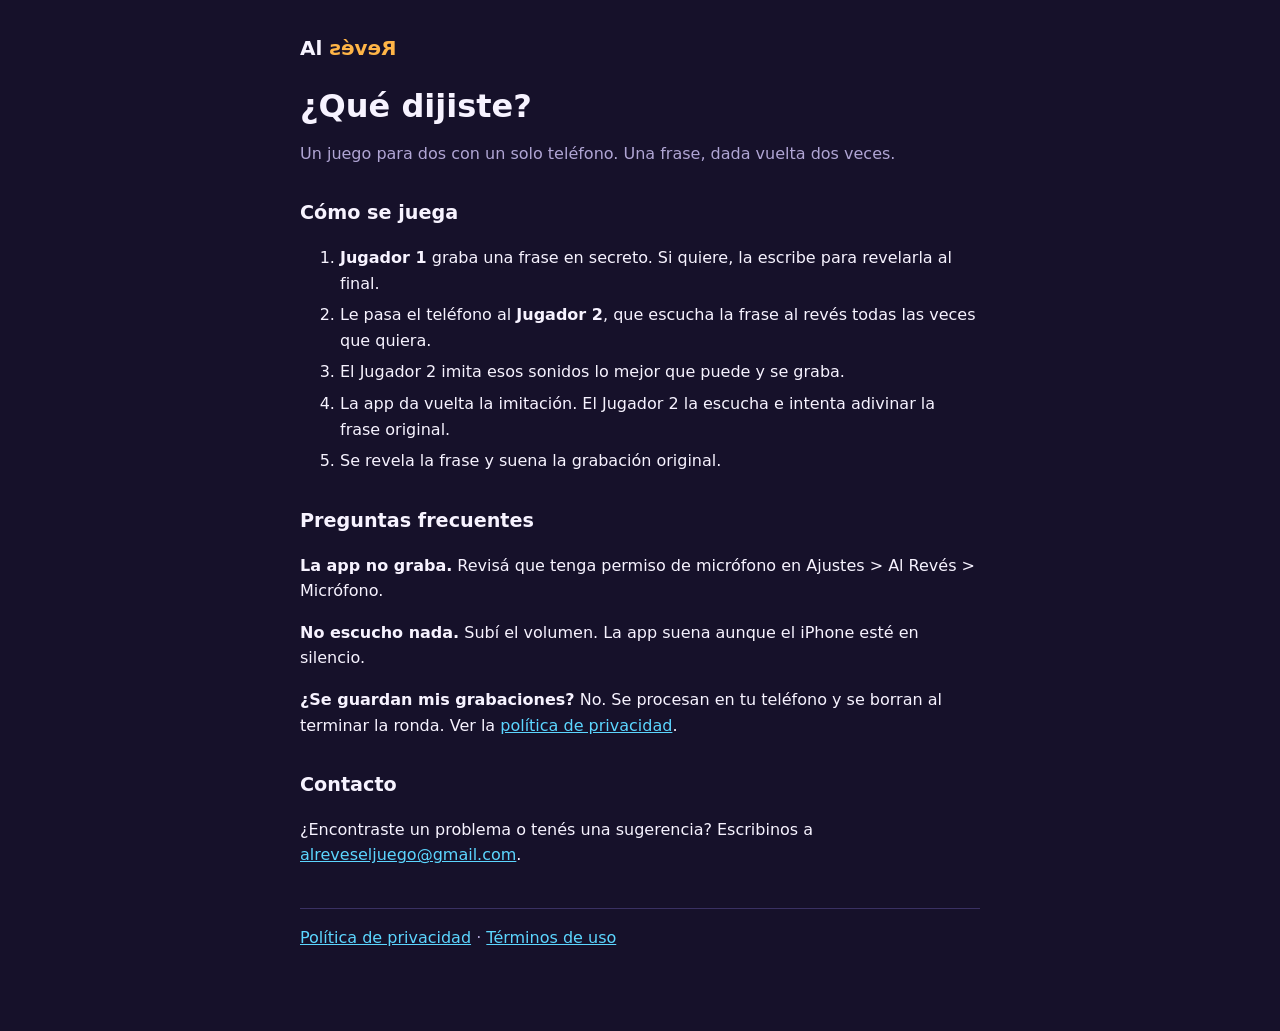
<file: index.html>
<!doctype html>
<html lang="es">
<head>
<meta charset="utf-8">
<meta name="viewport" content="width=device-width,initial-scale=1">
<title>Al Revés · Soporte</title>
<link rel="stylesheet" href="estilo.css">
</head>
<body>
<main>
<p class="brand">Al <span>Revés</span></p>
<h1>¿Qué dijiste?</h1>
<p class="lead">Un juego para dos con un solo teléfono. Una frase, dada vuelta dos veces.</p>

<h2>Cómo se juega</h2>
<ol>
  <li><strong>Jugador 1</strong> graba una frase en secreto. Si quiere, la escribe para revelarla al final.</li>
  <li>Le pasa el teléfono al <strong>Jugador 2</strong>, que escucha la frase al revés todas las veces que quiera.</li>
  <li>El Jugador 2 imita esos sonidos lo mejor que puede y se graba.</li>
  <li>La app da vuelta la imitación. El Jugador 2 la escucha e intenta adivinar la frase original.</li>
  <li>Se revela la frase y suena la grabación original.</li>
</ol>

<h2>Preguntas frecuentes</h2>
<p><strong>La app no graba.</strong> Revisá que tenga permiso de micrófono en Ajustes &gt; Al Revés &gt; Micrófono.</p>
<p><strong>No escucho nada.</strong> Subí el volumen. La app suena aunque el iPhone esté en silencio.</p>
<p><strong>¿Se guardan mis grabaciones?</strong> No. Se procesan en tu teléfono y se borran al terminar la ronda. Ver la <a href="privacidad.html">política de privacidad</a>.</p>

<h2>Contacto</h2>
<p>¿Encontraste un problema o tenés una sugerencia? Escribinos a <a href="mailto:alreveseljuego@gmail.com">alreveseljuego@gmail.com</a>.</p>

<p class="links"><a href="privacidad.html">Política de privacidad</a> · <a href="terminos.html">Términos de uso</a></p>
</main>
</body>
</html>
</file>
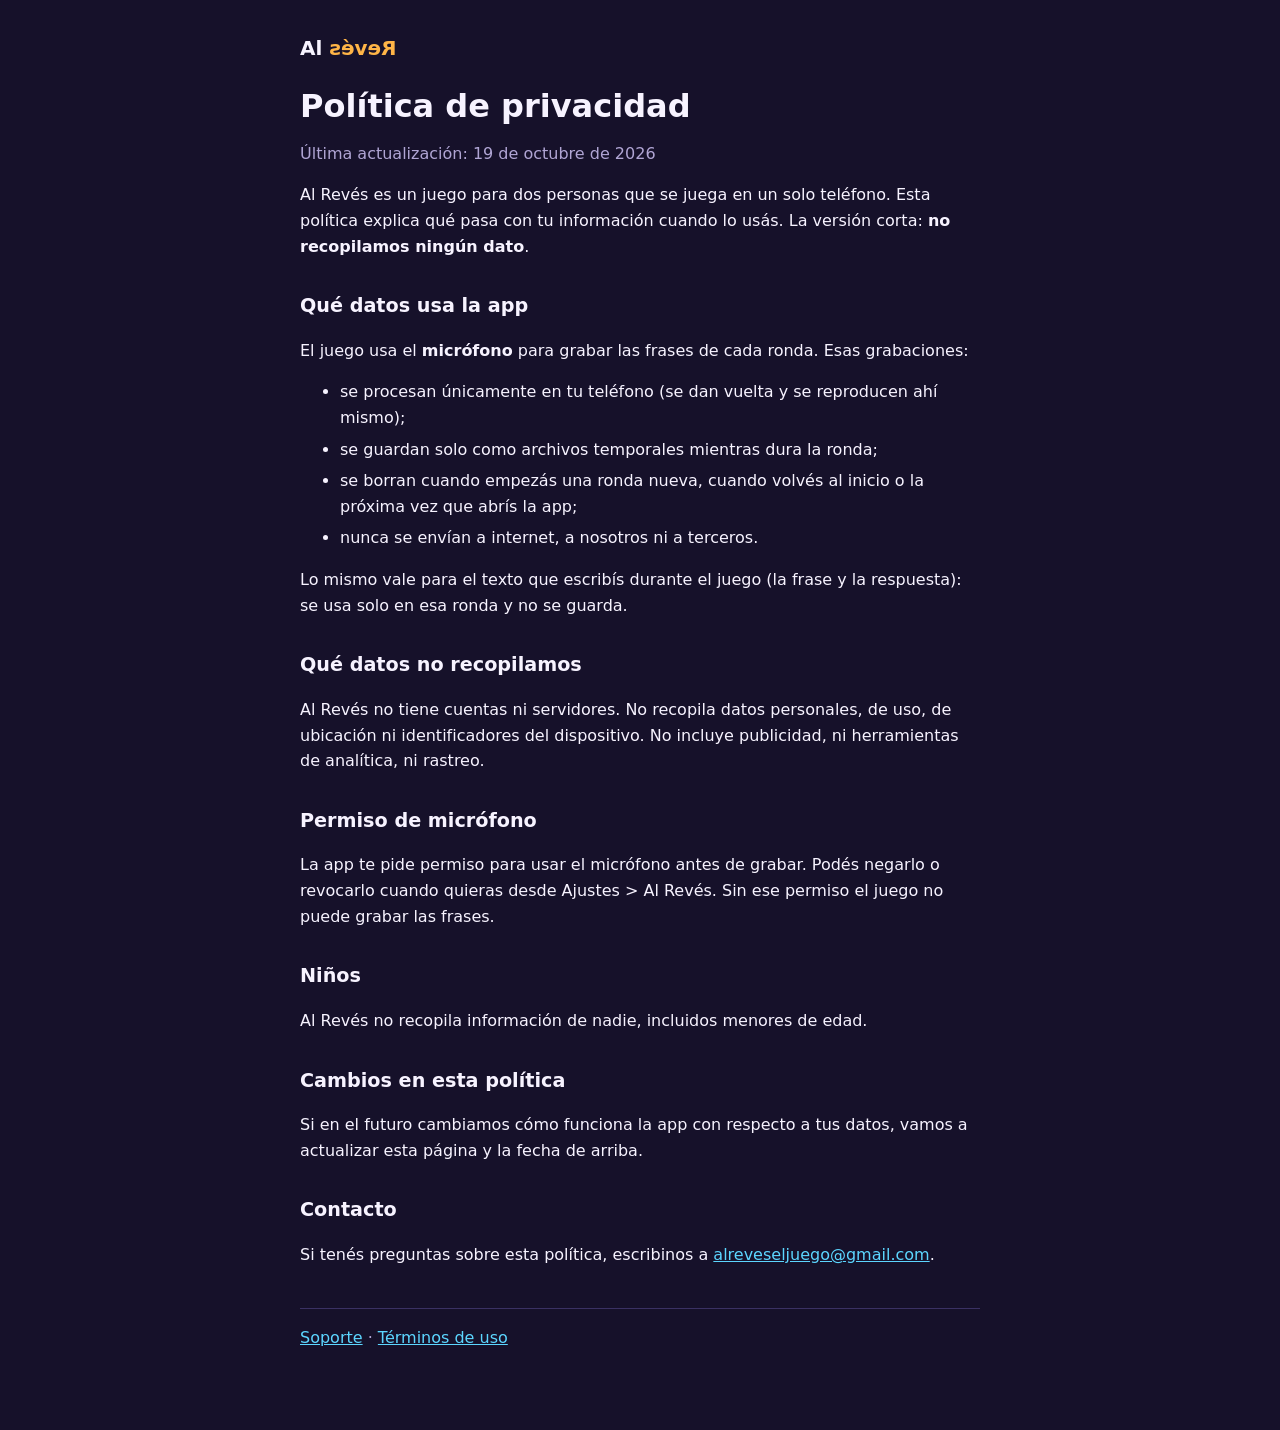
<file: privacidad.html>
<!doctype html>
<html lang="es">
<head>
<meta charset="utf-8">
<meta name="viewport" content="width=device-width,initial-scale=1">
<title>Al Revés · Política de privacidad</title>
<link rel="stylesheet" href="estilo.css">
</head>
<body>
<main>
<p class="brand">Al <span>Revés</span></p>
<h1>Política de privacidad</h1>
<p class="meta">Última actualización: 19 de octubre de 2026</p>

<p>Al Revés es un juego para dos personas que se juega en un solo teléfono. Esta política explica qué pasa con tu información cuando lo usás. La versión corta: <strong>no recopilamos ningún dato</strong>.</p>

<h2>Qué datos usa la app</h2>
<p>El juego usa el <strong>micrófono</strong> para grabar las frases de cada ronda. Esas grabaciones:</p>
<ul>
  <li>se procesan únicamente en tu teléfono (se dan vuelta y se reproducen ahí mismo);</li>
  <li>se guardan solo como archivos temporales mientras dura la ronda;</li>
  <li>se borran cuando empezás una ronda nueva, cuando volvés al inicio o la próxima vez que abrís la app;</li>
  <li>nunca se envían a internet, a nosotros ni a terceros.</li>
</ul>
<p>Lo mismo vale para el texto que escribís durante el juego (la frase y la respuesta): se usa solo en esa ronda y no se guarda.</p>

<h2>Qué datos no recopilamos</h2>
<p>Al Revés no tiene cuentas ni servidores. No recopila datos personales, de uso, de ubicación ni identificadores del dispositivo. No incluye publicidad, ni herramientas de analítica, ni rastreo.</p>

<h2>Permiso de micrófono</h2>
<p>La app te pide permiso para usar el micrófono antes de grabar. Podés negarlo o revocarlo cuando quieras desde Ajustes &gt; Al Revés. Sin ese permiso el juego no puede grabar las frases.</p>

<h2>Niños</h2>
<p>Al Revés no recopila información de nadie, incluidos menores de edad.</p>

<h2>Cambios en esta política</h2>
<p>Si en el futuro cambiamos cómo funciona la app con respecto a tus datos, vamos a actualizar esta página y la fecha de arriba.</p>

<h2>Contacto</h2>
<p>Si tenés preguntas sobre esta política, escribinos a <a href="mailto:alreveseljuego@gmail.com">alreveseljuego@gmail.com</a>.</p>

<p class="links"><a href="index.html">Soporte</a> · <a href="terminos.html">Términos de uso</a></p>
</main>
</body>
</html>
</file>
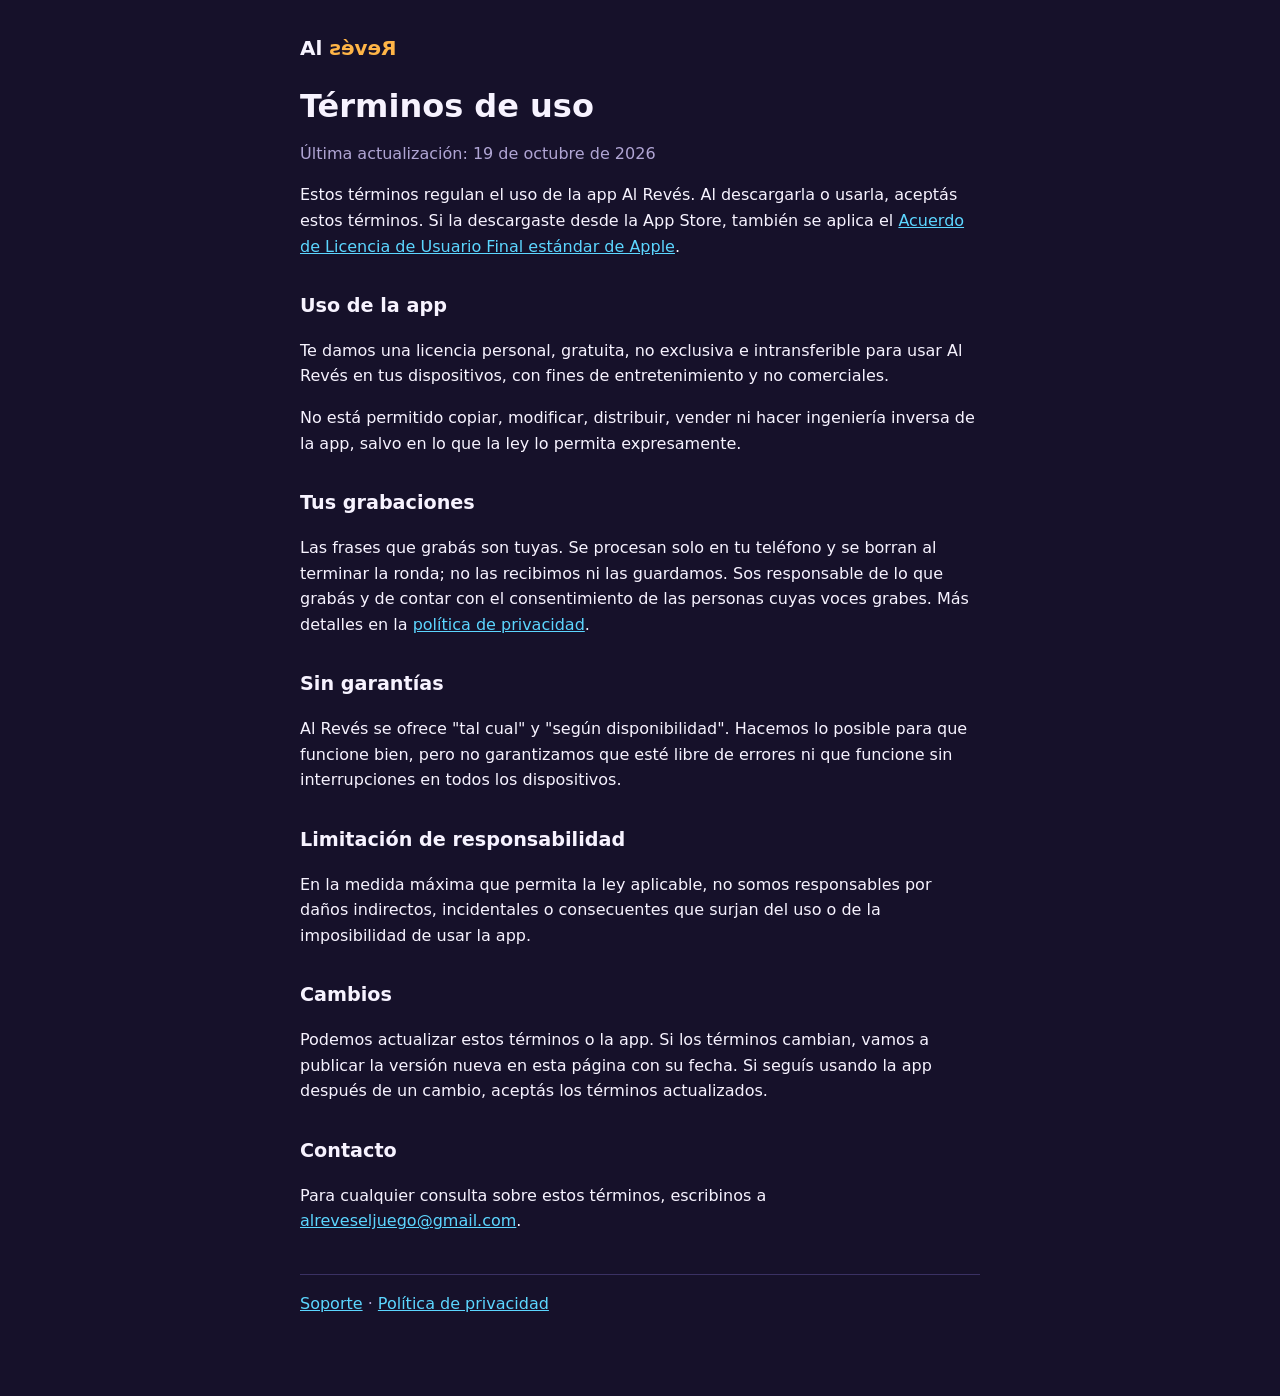
<file: terminos.html>
<!doctype html>
<html lang="es">
<head>
<meta charset="utf-8">
<meta name="viewport" content="width=device-width,initial-scale=1">
<title>Al Revés · Términos de uso</title>
<link rel="stylesheet" href="estilo.css">
</head>
<body>
<main>
<p class="brand">Al <span>Revés</span></p>
<h1>Términos de uso</h1>
<p class="meta">Última actualización: 19 de octubre de 2026</p>

<p>Estos términos regulan el uso de la app Al Revés. Al descargarla o usarla, aceptás estos términos. Si la descargaste desde la App Store, también se aplica el <a href="https://www.apple.com/legal/internet-services/itunes/dev/stdeula/">Acuerdo de Licencia de Usuario Final estándar de Apple</a>.</p>

<h2>Uso de la app</h2>
<p>Te damos una licencia personal, gratuita, no exclusiva e intransferible para usar Al Revés en tus dispositivos, con fines de entretenimiento y no comerciales.</p>
<p>No está permitido copiar, modificar, distribuir, vender ni hacer ingeniería inversa de la app, salvo en lo que la ley lo permita expresamente.</p>

<h2>Tus grabaciones</h2>
<p>Las frases que grabás son tuyas. Se procesan solo en tu teléfono y se borran al terminar la ronda; no las recibimos ni las guardamos. Sos responsable de lo que grabás y de contar con el consentimiento de las personas cuyas voces grabes. Más detalles en la <a href="privacidad.html">política de privacidad</a>.</p>

<h2>Sin garantías</h2>
<p>Al Revés se ofrece "tal cual" y "según disponibilidad". Hacemos lo posible para que funcione bien, pero no garantizamos que esté libre de errores ni que funcione sin interrupciones en todos los dispositivos.</p>

<h2>Limitación de responsabilidad</h2>
<p>En la medida máxima que permita la ley aplicable, no somos responsables por daños indirectos, incidentales o consecuentes que surjan del uso o de la imposibilidad de usar la app.</p>

<h2>Cambios</h2>
<p>Podemos actualizar estos términos o la app. Si los términos cambian, vamos a publicar la versión nueva en esta página con su fecha. Si seguís usando la app después de un cambio, aceptás los términos actualizados.</p>

<h2>Contacto</h2>
<p>Para cualquier consulta sobre estos términos, escribinos a <a href="mailto:alreveseljuego@gmail.com">alreveseljuego@gmail.com</a>.</p>

<p class="links"><a href="index.html">Soporte</a> · <a href="privacidad.html">Política de privacidad</a></p>
</main>
</body>
</html>
</file>
<file: estilo.css>
:root {
  color-scheme: dark;
  --bg: #16112a;
  --ink: #f7f3ff;
  --muted: #b0a5d4;
  --p1: #ffb547;
  --p2: #5cd6ff;
  --line: #3a3163;
}
body {
  margin: 0;
  background: var(--bg);
  color: var(--ink);
  font: 16px/1.6 -apple-system, system-ui, sans-serif;
}
main {
  max-width: 680px;
  margin: 0 auto;
  padding: 32px 20px 64px;
}
.brand {
  font-weight: 700;
  font-size: 1.25rem;
  margin: 0 0 24px;
}
.brand span {
  display: inline-block;
  transform: scaleX(-1);
  color: var(--p1);
}
h1 {
  font-size: 2rem;
  line-height: 1.15;
  margin: 0 0 8px;
}
h2 {
  font-size: 1.2rem;
  margin: 32px 0 8px;
}
.meta,
.lead {
  color: var(--muted);
}
a {
  color: var(--p2);
}
li {
  margin-bottom: 6px;
}
.links {
  margin-top: 40px;
  padding-top: 16px;
  border-top: 1px solid var(--line);
  color: var(--muted);
}
</file>
